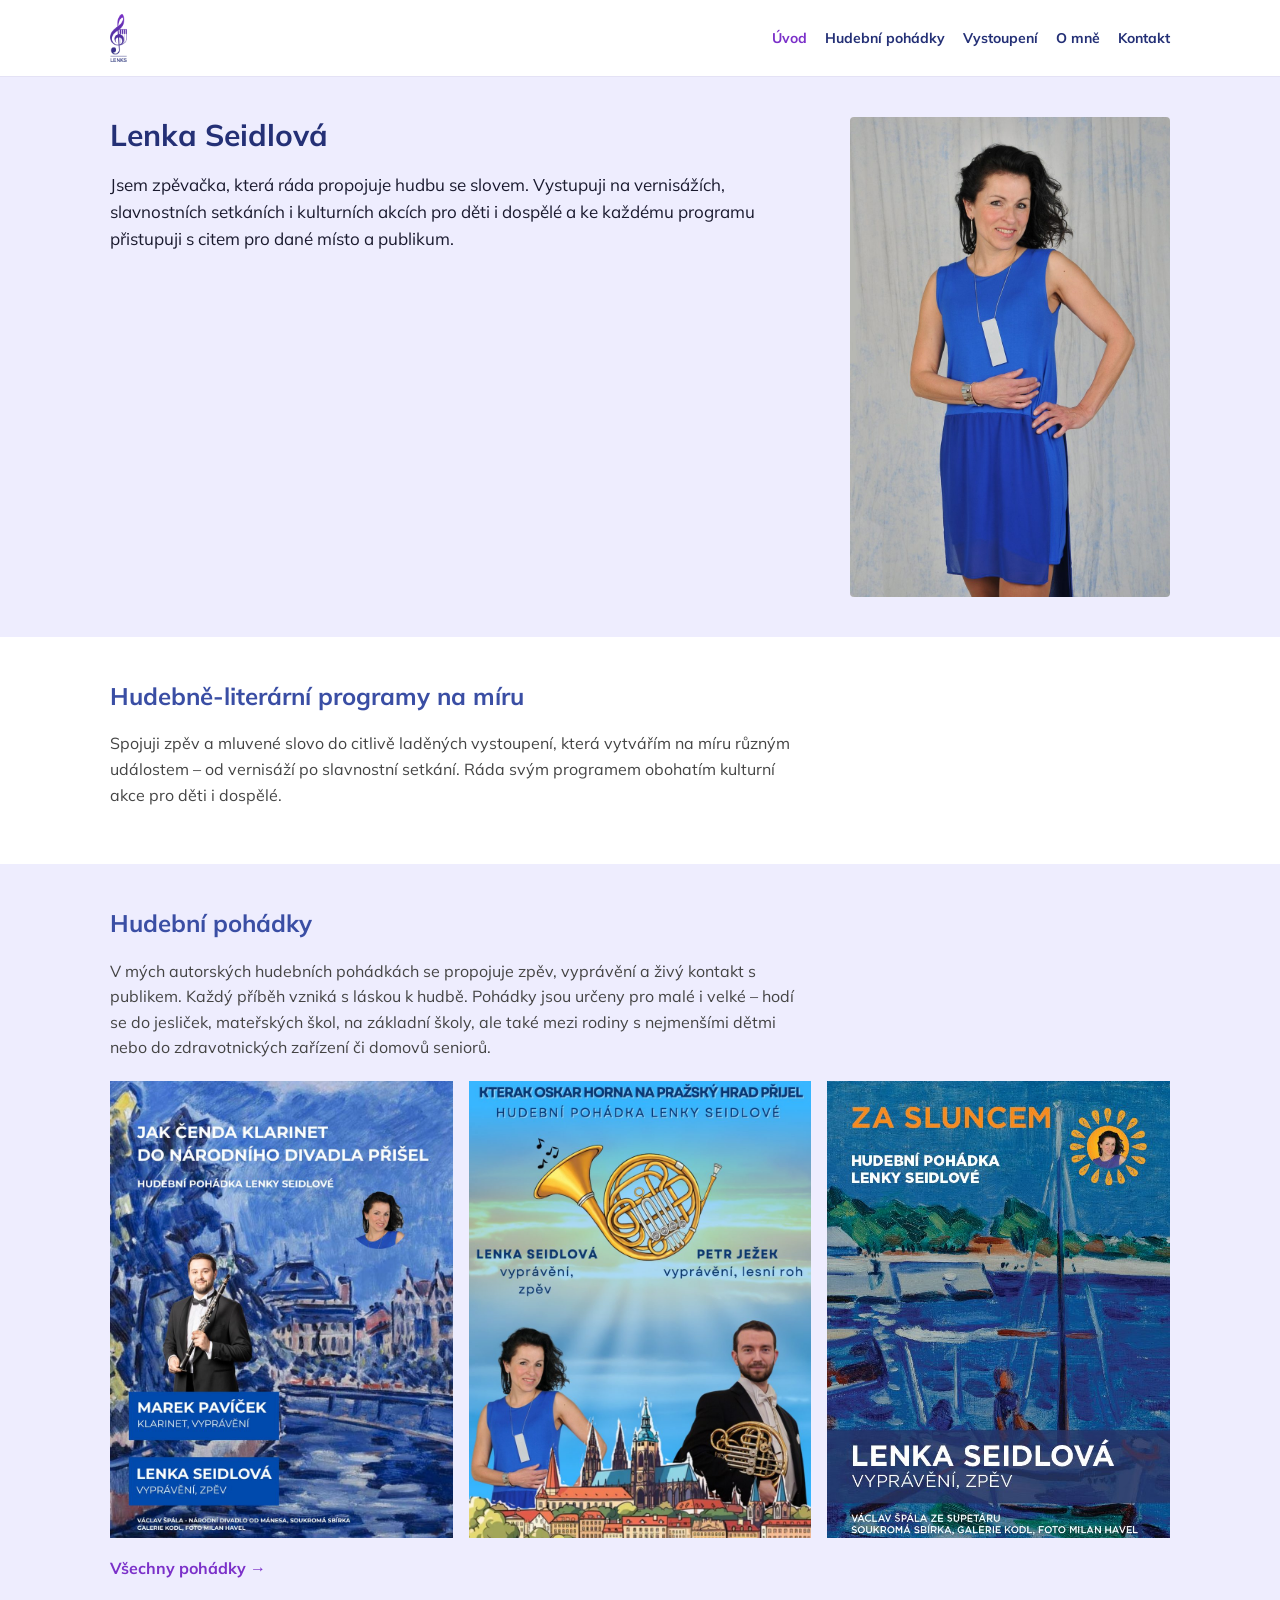
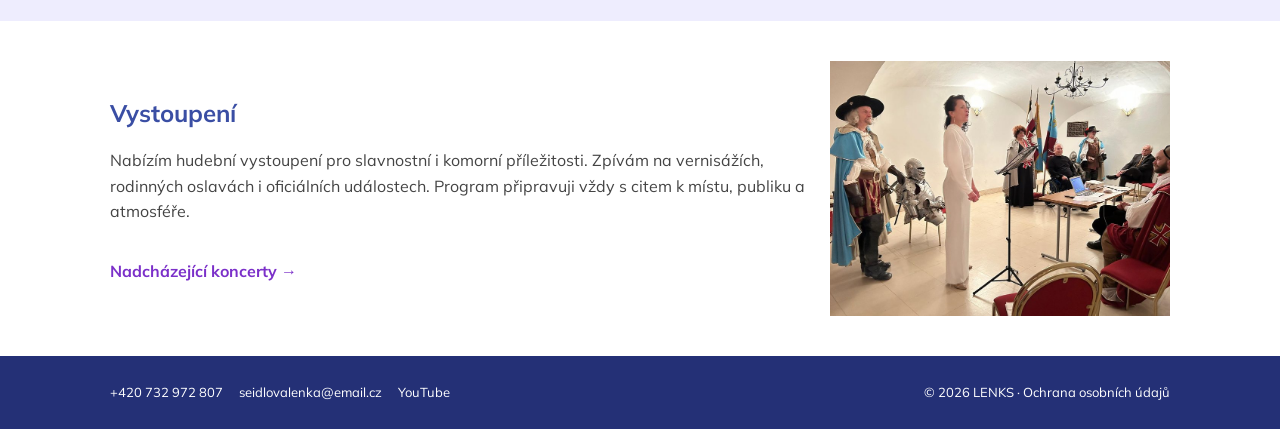
<file: index.html>
<!DOCTYPE html>
<html lang="cs">
<head>
<meta charset="UTF-8">
<meta name="viewport" content="width=device-width, initial-scale=1.0">
<title>LENKS – Lenka Seidlová | Hudební pohádky a vystoupení</title>
<meta name="description" content="Lenka Seidlová – zpěvačka a autorka hudebních pohádek pro děti i dospělé. Hudebně-literární programy na míru, vystoupení i hudební pohádky.">
<link rel="preconnect" href="https://fonts.googleapis.com">
<link rel="preconnect" href="https://fonts.gstatic.com" crossorigin>
<link href="https://fonts.googleapis.com/css2?family=Mulish:wght@400;700&display=swap" rel="stylesheet">
<link rel="stylesheet" href="css/style.css">
<!-- Potřeba kvůli odkazům z e-mailu (pozvánka/potvrzení) pro lenks.cz/admin -->
<script src="https://identity.netlify.com/v1/netlify-identity-widget.js"></script>
<script>
  if (window.netlifyIdentity) {
    window.netlifyIdentity.on("init", function (user) {
      if (!user) {
        window.netlifyIdentity.on("login", function () {
          document.location.href = "/admin/";
        });
      }
    });
  }
</script>
</head>
<body>

<header>
  <div class="header-vnitrek">
    <a href="index.html" class="logo-odkaz">
      <img src="images/logo.png" alt="LENKS – Lenka Seidlová">
    </a>
    <nav>
      <ul>
        <li><a href="index.html" class="aktivni">Úvod</a></li>
        <li><a href="hudebni-pohadky.html">Hudební pohádky</a></li>
        <li><a href="vystoupeni.html">Vystoupení</a></li>
        <li><a href="o-mne.html">O mně</a></li>
        <li><a href="kontakt.html">Kontakt</a></li>
      </ul>
    </nav>
  </div>
</header>

<main>

  <!-- HERO -->
  <section class="hero">
    <div class="hero-vnitrek">
      <div class="hero-text">
        <h1>Lenka Seidlová</h1>
        <p>Jsem zpěvačka, která ráda propojuje hudbu se slovem. Vystupuji na vernisážích, slavnostních setkáních i kulturních akcích pro děti i dospělé a ke každému programu přistupuji s citem pro dané místo a publikum.</p>
      </div>
      <div class="hero-foto">
        <img src="images/lenka-portret.jpg" alt="Lenka Seidlová">
      </div>
    </div>
  </section>

  <!-- HUDEBNĚ-LITERÁRNÍ PROGRAMY NA MÍRU -->
  <section class="blok">
    <div class="container">
      <h2>Hudebně-literární programy na míru</h2>
      <p>Spojuji zpěv a mluvené slovo do citlivě laděných vystoupení, která vytvářím na míru různým událostem – od vernisáží po slavnostní setkání. Ráda svým programem obohatím kulturní akce pro děti i dospělé.</p>
    </div>
  </section>

  <!-- HUDEBNÍ POHÁDKY -->
  <section class="blok sveltle">
    <div class="container">
      <h2>Hudební pohádky</h2>
      <p>V mých autorských hudebních pohádkách se propojuje zpěv, vyprávění a živý kontakt s publikem. Každý příběh vzniká s láskou k hudbě. Pohádky jsou určeny pro malé i velké – hodí se do jesliček, mateřských škol, na základní školy, ale také mezi rodiny s nejmenšími dětmi nebo do zdravotnických zařízení či domovů seniorů.</p>

      <div class="pohadky-mrizka" id="pohadky-mrizka">
        <p style="color:#777;">Načítám pohádky…</p>
      </div>

      <a href="hudebni-pohadky.html" class="odkaz-vice">Všechny pohádky →</a>
    </div>
  </section>

  <!-- VYSTOUPENÍ -->
  <section class="blok">
    <div class="container">
      <div class="vystoupeni-blok">
        <div class="vystoupeni-text">
          <h2>Vystoupení</h2>
          <p>Nabízím hudební vystoupení pro slavnostní i komorní příležitosti. Zpívám na vernisážích, rodinných oslavách i oficiálních událostech. Program připravuji vždy s citem k místu, publiku a atmosféře.</p>
          <a href="vystoupeni.html" class="odkaz-vice">Nadcházející koncerty →</a>
        </div>
        <div class="vystoupeni-foto">
          <img src="images/vystoupeni-foto.jpg" alt="Vystoupení Lenky Seidlové">
        </div>
      </div>
    </div>
  </section>

</main>

<footer>
  <div class="footer-vnitrek">
    <div class="footer-kontakt">
      <a href="tel:+420732972807">+420 732 972 807</a>
      <a href="mailto:seidlovalenka@email.cz">seidlovalenka@email.cz</a>
      <a href="https://www.youtube.com/@LenkaSeidlováA1theSigner" class="footer-youtube" target="_blank" rel="noopener">
        YouTube
      </a>
    </div>
    <span>© 2026 LENKS · <a href="ochrana-udaju.html" style="color:inherit;">Ochrana osobních údajů</a></span>
  </div>
</footer>

<script>
  // Vykreslí náhledy všech pohádek z data/pohadky.json.
  (function () {
    var mrizka = document.getElementById('pohadky-mrizka');

    fetch('data/pohadky.json')
      .then(function (r) { return r.json(); })
      .then(function (data) {
        var pohadky = data.pohadky || [];

        if (!pohadky.length) {
          mrizka.innerHTML = '';
          return;
        }

        mrizka.innerHTML = pohadky.map(function (p) {
          var obrazek = p.plakat ? '<img src="' + p.plakat + '" alt="' + p.nazev + '">' : '';
          return '<a href="pohadka.html?id=' + encodeURIComponent(p.id) + '" class="pohadka-karta">' + obrazek + '</a>';
        }).join('');
      })
      .catch(function () {
        mrizka.innerHTML = '';
      });
  })();
</script>

</body>
</html>
</file>
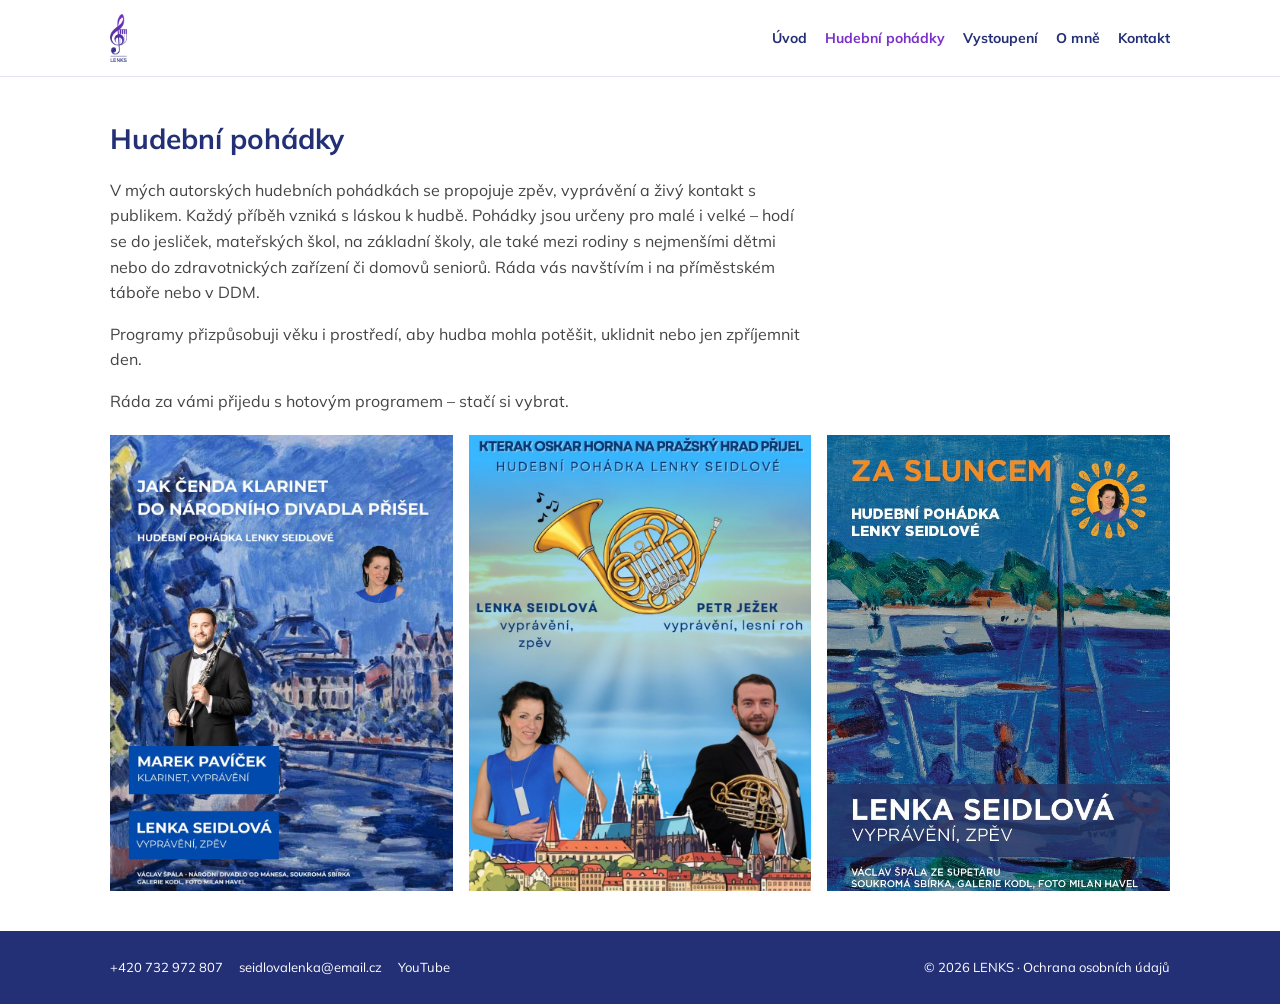
<file: hudebni-pohadky.html>
<!DOCTYPE html>
<html lang="cs">
<head>
<meta charset="UTF-8">
<meta name="viewport" content="width=device-width, initial-scale=1.0">
<title>Hudební pohádky – LENKS | Lenka Seidlová</title>
<meta name="description" content="Autorské hudební pohádky Lenky Seidlové pro děti – krátké příběhy, ve kterých děti poznávají hudební nástroje a klasickou hudbu.">
<link rel="preconnect" href="https://fonts.googleapis.com">
<link rel="preconnect" href="https://fonts.gstatic.com" crossorigin>
<link href="https://fonts.googleapis.com/css2?family=Mulish:wght@400;700&display=swap" rel="stylesheet">
<link rel="stylesheet" href="css/style.css">
</head>
<body>

<header>
  <div class="header-vnitrek">
    <a href="index.html" class="logo-odkaz">
      <img src="images/logo.png" alt="LENKS – Lenka Seidlová">
    </a>
    <nav>
      <ul>
        <li><a href="index.html">Úvod</a></li>
        <li><a href="hudebni-pohadky.html" class="aktivni">Hudební pohádky</a></li>
        <li><a href="vystoupeni.html">Vystoupení</a></li>
        <li><a href="o-mne.html">O mně</a></li>
        <li><a href="kontakt.html">Kontakt</a></li>
      </ul>
    </nav>
  </div>
</header>

<main>

  <section class="blok">
    <div class="container">
      <h1 style="font-size:28px; color:var(--barva-tmava); margin:0 0 16px;">Hudební pohádky</h1>
      <p>V mých autorských hudebních pohádkách se propojuje zpěv, vyprávění a živý kontakt s publikem. Každý příběh vzniká s láskou k hudbě. Pohádky jsou určeny pro malé i velké – hodí se do jesliček, mateřských škol, na základní školy, ale také mezi rodiny s nejmenšími dětmi nebo do zdravotnických zařízení či domovů seniorů. Ráda vás navštívím i na příměstském táboře nebo v DDM.</p>
      <p>Programy přizpůsobuji věku i prostředí, aby hudba mohla potěšit, uklidnit nebo jen zpříjemnit den.</p>
      <p>Ráda za vámi přijedu s hotovým programem – stačí si vybrat.</p>

      <div class="pohadky-mrizka" id="pohadky-mrizka">
        <p style="color:#777;">Načítám pohádky…</p>
      </div>
    </div>
  </section>

</main>

<footer>
  <div class="footer-vnitrek">
    <div class="footer-kontakt">
      <a href="tel:+420732972807">+420 732 972 807</a>
      <a href="mailto:seidlovalenka@email.cz">seidlovalenka@email.cz</a>
      <a href="https://www.youtube.com/@LenkaSeidlováA1theSigner" class="footer-youtube" target="_blank" rel="noopener">YouTube</a>
    </div>
    <span>© 2026 LENKS · <a href="ochrana-udaju.html" style="color:inherit;">Ochrana osobních údajů</a></span>
  </div>
</footer>

<script>
  // Vykreslí náhledy všech pohádek z data/pohadky.json.
  (function () {
    var mrizka = document.getElementById('pohadky-mrizka');

    fetch('data/pohadky.json')
      .then(function (r) { return r.json(); })
      .then(function (data) {
        var pohadky = data.pohadky || [];

        if (!pohadky.length) {
          mrizka.innerHTML = '<p style="color:#777;">Zatím tu nejsou žádné pohádky.</p>';
          return;
        }

        mrizka.innerHTML = pohadky.map(function (p) {
          var obrazek = p.plakat ? '<img src="' + p.plakat + '" alt="' + p.nazev + '">' : '';
          return '<a href="pohadka.html?id=' + encodeURIComponent(p.id) + '" class="pohadka-karta">' + obrazek + '</a>';
        }).join('');
      })
      .catch(function () {
        mrizka.innerHTML = '<p style="color:#777;">Pohádky se nepodařilo načíst.</p>';
      });
  })();
</script>

</body>
</html>
</file>
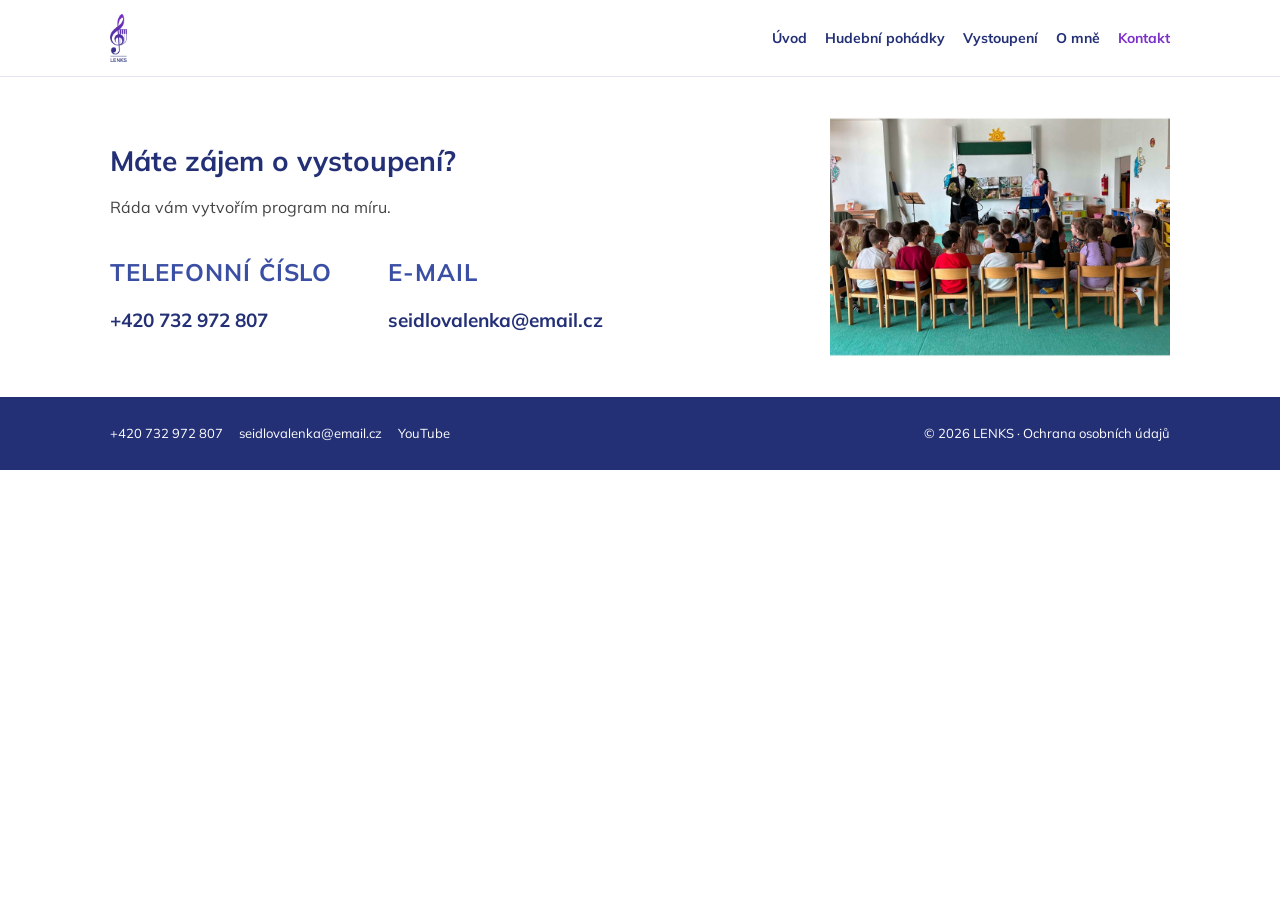
<file: kontakt.html>
<!DOCTYPE html>
<html lang="cs">
<head>
<meta charset="UTF-8">
<meta name="viewport" content="width=device-width, initial-scale=1.0">
<title>Kontakt – LENKS | Lenka Seidlová</title>
<meta name="description" content="Kontaktujte Lenku Seidlovou – hudební vystoupení a pohádky na míru. Telefon i e-mail najdete zde.">
<link rel="preconnect" href="https://fonts.googleapis.com">
<link rel="preconnect" href="https://fonts.gstatic.com" crossorigin>
<link href="https://fonts.googleapis.com/css2?family=Mulish:wght@400;700&display=swap" rel="stylesheet">
<link rel="stylesheet" href="css/style.css">
</head>
<body>

<header>
  <div class="header-vnitrek">
    <a href="index.html" class="logo-odkaz">
      <img src="images/logo.png" alt="LENKS – Lenka Seidlová">
    </a>
    <nav>
      <ul>
        <li><a href="index.html">Úvod</a></li>
        <li><a href="hudebni-pohadky.html">Hudební pohádky</a></li>
        <li><a href="vystoupeni.html">Vystoupení</a></li>
        <li><a href="o-mne.html">O mně</a></li>
        <li><a href="kontakt.html" class="aktivni">Kontakt</a></li>
      </ul>
    </nav>
  </div>
</header>

<main>

  <section class="blok">
    <div class="container">
      <div class="vystoupeni-blok">
        <div class="vystoupeni-text">
          <h1 style="font-size:28px; color:var(--barva-tmava); margin:0 0 12px;">Máte zájem o vystoupení?</h1>
          <p style="font-size:16px; color:var(--barva-text-svetlejsi); margin:0 0 10px;">Ráda vám vytvořím program na míru.</p>

          <div class="kontakt-udaje">
            <div class="kontakt-polozka">
              <h2>Telefonní číslo</h2>
              <a href="tel:+420732972807">+420 732 972 807</a>
            </div>
            <div class="kontakt-polozka">
              <h2>E-mail</h2>
              <a href="mailto:seidlovalenka@email.cz">seidlovalenka@email.cz</a>
            </div>
          </div>
        </div>

        <div class="vystoupeni-foto">
          <img src="images/kontakt-foto.jpg" alt="Lenka Seidlová při hudebním programu pro děti">
        </div>
      </div>
    </div>
  </section>

</main>

<footer>
  <div class="footer-vnitrek">
    <div class="footer-kontakt">
      <a href="tel:+420732972807">+420 732 972 807</a>
      <a href="mailto:seidlovalenka@email.cz">seidlovalenka@email.cz</a>
      <a href="https://www.youtube.com/@LenkaSeidlováA1theSigner" class="footer-youtube" target="_blank" rel="noopener">YouTube</a>
    </div>
    <span>© 2026 LENKS · <a href="ochrana-udaju.html" style="color:inherit;">Ochrana osobních údajů</a></span>
  </div>
</footer>

</body>
</html>
</file>
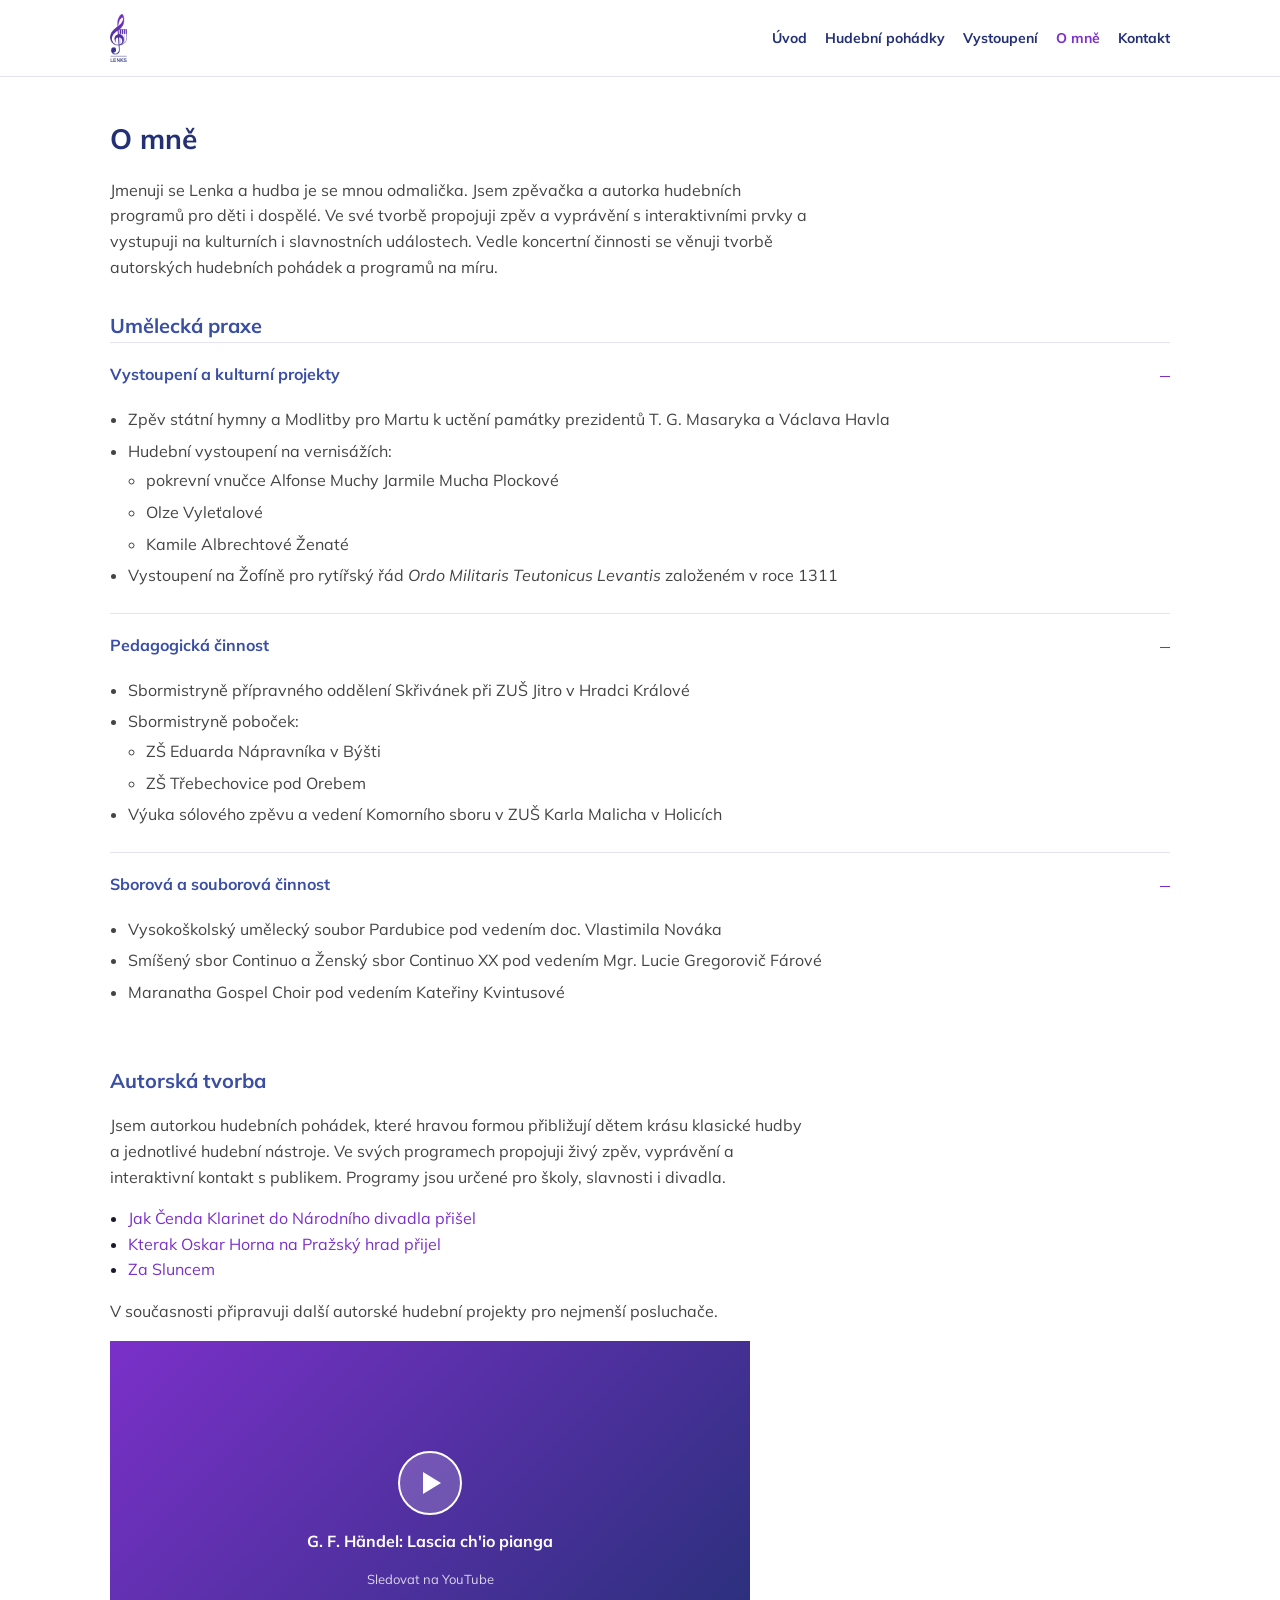
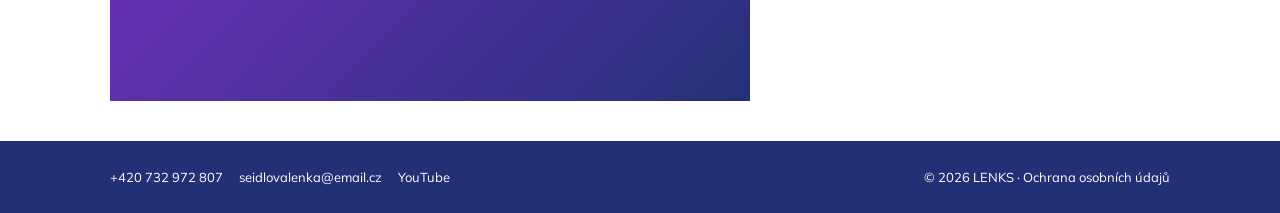
<file: o-mne.html>
<!DOCTYPE html>
<html lang="cs">
<head>
<meta charset="UTF-8">
<meta name="viewport" content="width=device-width, initial-scale=1.0">
<title>O mně – LENKS | Lenka Seidlová</title>
<meta name="description" content="Lenka Seidlová – zpěvačka a autorka hudebních pohádek. Umělecká praxe, pedagogická činnost a autorská tvorba.">
<link rel="preconnect" href="https://fonts.googleapis.com">
<link rel="preconnect" href="https://fonts.gstatic.com" crossorigin>
<link href="https://fonts.googleapis.com/css2?family=Mulish:wght@400;700&display=swap" rel="stylesheet">
<link rel="stylesheet" href="css/style.css">
</head>
<body>

<header>
  <div class="header-vnitrek">
    <a href="index.html" class="logo-odkaz">
      <img src="images/logo.png" alt="LENKS – Lenka Seidlová">
    </a>
    <nav>
      <ul>
        <li><a href="index.html">Úvod</a></li>
        <li><a href="hudebni-pohadky.html">Hudební pohádky</a></li>
        <li><a href="vystoupeni.html">Vystoupení</a></li>
        <li><a href="o-mne.html" class="aktivni">O mně</a></li>
        <li><a href="kontakt.html">Kontakt</a></li>
      </ul>
    </nav>
  </div>
</header>

<main>

  <section class="blok">
    <div class="container">
      <h1 style="font-size:28px; color:var(--barva-tmava); margin:0 0 16px;">O mně</h1>

      <p class="o-mne-uvod">Jmenuji se Lenka a hudba je se mnou odmalička. Jsem zpěvačka a autorka hudebních programů pro děti i dospělé. Ve své tvorbě propojuji zpěv a vyprávění s interaktivními prvky a vystupuji na kulturních i slavnostních událostech. Vedle koncertní činnosti se věnuji tvorbě autorských hudebních pohádek a programů na míru.</p>

      <h2 style="font-size:20px; color:var(--barva-stredni); margin:30px 0 0;">Umělecká praxe</h2>

      <details class="praxe-sekce">
        <summary>Vystoupení a kulturní projekty</summary>
        <div class="praxe-obsah">
          <ul>
            <li>Zpěv státní hymny a Modlitby pro Martu k uctění památky prezidentů T. G. Masaryka a Václava Havla</li>
            <li>Hudební vystoupení na vernisážích:
              <ul>
                <li>pokrevní vnučce Alfonse Muchy Jarmile Mucha Plockové</li>
                <li>Olze Vyleťalové</li>
                <li>Kamile Albrechtové Ženaté</li>
              </ul>
            </li>
            <li>Vystoupení na Žofíně pro rytířský řád <em>Ordo Militaris Teutonicus Levantis</em> založeném v roce 1311</li>
          </ul>
        </div>
      </details>

      <details class="praxe-sekce">
        <summary>Pedagogická činnost</summary>
        <div class="praxe-obsah">
          <ul>
            <li>Sbormistryně přípravného oddělení Skřivánek při ZUŠ Jitro v Hradci Králové</li>
            <li>Sbormistryně poboček:
              <ul>
                <li>ZŠ Eduarda Nápravníka v Býšti</li>
                <li>ZŠ Třebechovice pod Orebem</li>
              </ul>
            </li>
            <li>Výuka sólového zpěvu a vedení Komorního sboru v ZUŠ Karla Malicha v Holicích</li>
          </ul>
        </div>
      </details>

      <details class="praxe-sekce">
        <summary>Sborová a souborová činnost</summary>
        <div class="praxe-obsah">
          <ul>
            <li>Vysokoškolský umělecký soubor Pardubice pod vedením doc. Vlastimila Nováka</li>
            <li>Smíšený sbor Continuo a Ženský sbor Continuo XX pod vedením Mgr. Lucie Gregorovič Fárové</li>
            <li>Maranatha Gospel Choir pod vedením Kateřiny Kvintusové</li>
          </ul>
        </div>
      </details>

      <div class="autorska-tvorba" style="margin-top:36px;">
        <h2 style="font-size:20px; color:var(--barva-stredni); margin:0 0 10px;">Autorská tvorba</h2>
        <p>Jsem autorkou hudebních pohádek, které hravou formou přibližují dětem krásu klasické hudby a jednotlivé hudební nástroje. Ve svých programech propojuji živý zpěv, vyprávění a interaktivní kontakt s publikem. Programy jsou určené pro školy, slavnosti i divadla.</p>
        <ul>
          <li><a href="pohadky/cenda.html">Jak Čenda Klarinet do Národního divadla přišel</a></li>
          <li><a href="pohadky/oskar.html">Kterak Oskar Horna na Pražský hrad přijel</a></li>
          <li><a href="pohadky/za-sluncem.html">Za Sluncem</a></li>
        </ul>
        <p>V současnosti připravuji další autorské hudební projekty pro nejmenší posluchače.</p>

        <div class="video-video">
          <a class="video-ramecek" href="https://youtu.be/I7FwdbMCML0" target="_blank" rel="noopener" aria-label="Přehrát video na YouTube: G. F. Händel – Lascia ch'io pianga">
            <span class="video-obsah">
              <span class="video-prehrat"></span>
              <span class="video-nazev">G. F. Händel: Lascia ch'io pianga</span>
              <span class="video-platforma">Sledovat na YouTube</span>
            </span>
          </a>
        </div>
      </div>

    </div>
  </section>

</main>

<footer>
  <div class="footer-vnitrek">
    <div class="footer-kontakt">
      <a href="tel:+420732972807">+420 732 972 807</a>
      <a href="mailto:seidlovalenka@email.cz">seidlovalenka@email.cz</a>
      <a href="https://www.youtube.com/@LenkaSeidlováA1theSigner" class="footer-youtube" target="_blank" rel="noopener">YouTube</a>
    </div>
    <span>© 2026 LENKS · <a href="ochrana-udaju.html" style="color:inherit;">Ochrana osobních údajů</a></span>
  </div>
</footer>

<script>
  // Na desktopu jsou sekce umělecké praxe rovnou rozbalené,
  // na mobilu sbalené (jako harmonika). Přepne se jen při
  // přechodu přes hranici 700px, aby to nepřebilo ruční rozkliknutí.
  (function () {
    var sekce = document.querySelectorAll('.praxe-sekce');
    var jeDesktop = null;

    function nastavStav() {
      var ted = window.innerWidth >= 700;
      if (ted === jeDesktop) return;
      jeDesktop = ted;
      sekce.forEach(function (s) {
        s.open = jeDesktop;
      });
    }

    nastavStav();
    window.addEventListener('resize', nastavStav);
  })();
</script>

</body>
</html>
</file>
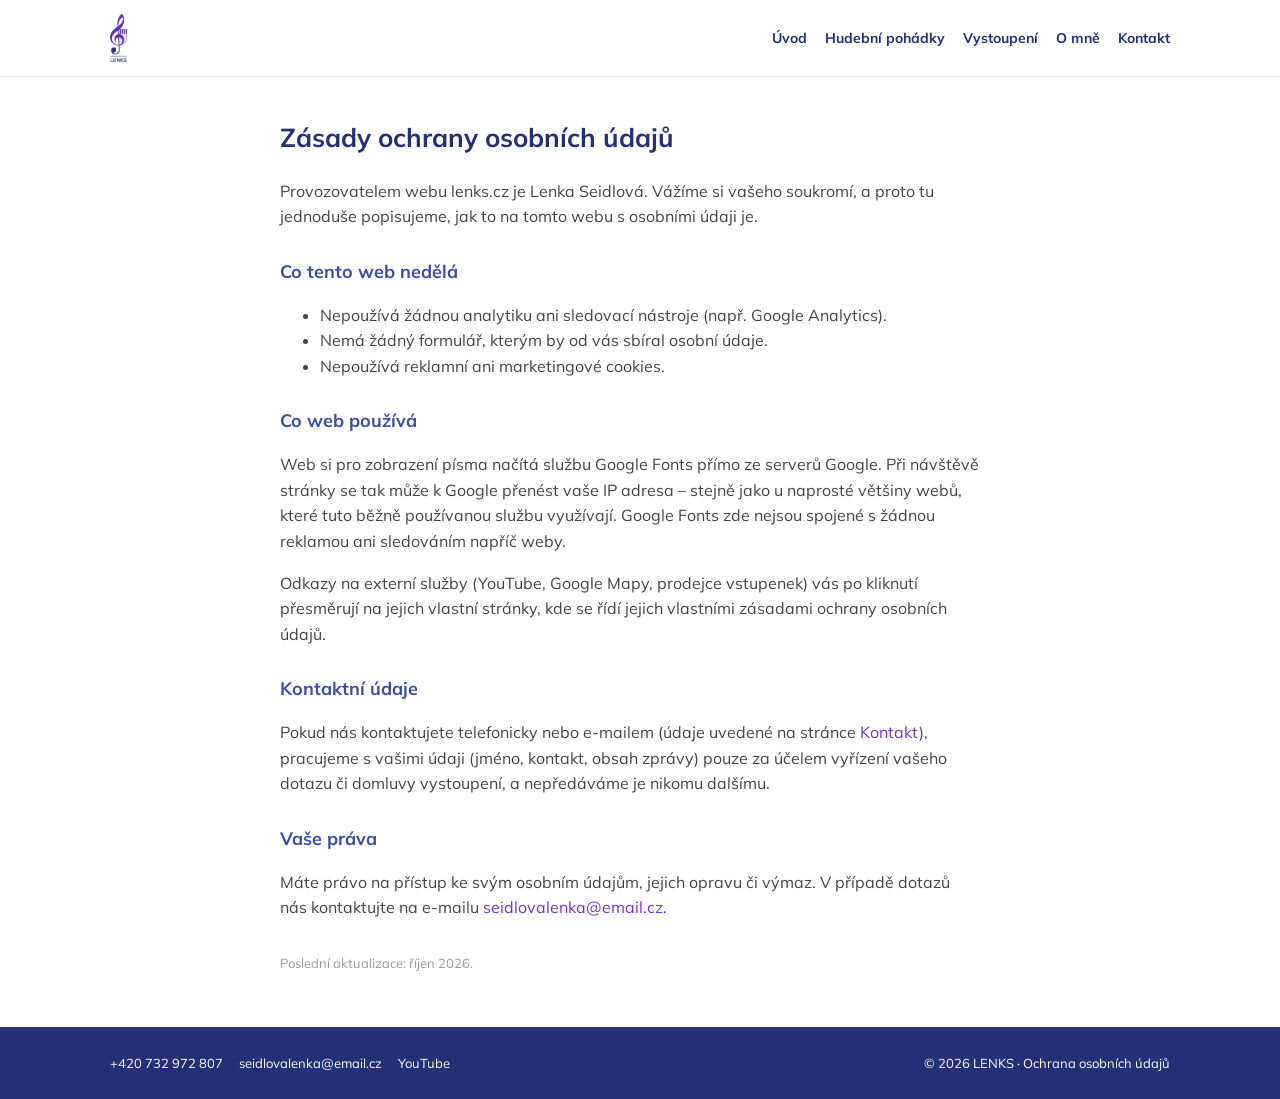
<file: ochrana-udaju.html>
<!DOCTYPE html>
<html lang="cs">
<head>
<meta charset="UTF-8">
<meta name="viewport" content="width=device-width, initial-scale=1.0">
<title>Zásady ochrany osobních údajů – LENKS</title>
<meta name="description" content="Zásady ochrany osobních údajů webu lenks.cz.">
<link rel="preconnect" href="https://fonts.googleapis.com">
<link rel="preconnect" href="https://fonts.gstatic.com" crossorigin>
<link href="https://fonts.googleapis.com/css2?family=Mulish:wght@400;700&display=swap" rel="stylesheet">
<link rel="stylesheet" href="css/style.css">
</head>
<body>

<header>
  <div class="header-vnitrek">
    <a href="index.html" class="logo-odkaz">
      <img src="images/logo.png" alt="LENKS – Lenka Seidlová">
    </a>
    <nav>
      <ul>
        <li><a href="index.html">Úvod</a></li>
        <li><a href="hudebni-pohadky.html">Hudební pohádky</a></li>
        <li><a href="vystoupeni.html">Vystoupení</a></li>
        <li><a href="o-mne.html">O mně</a></li>
        <li><a href="kontakt.html">Kontakt</a></li>
      </ul>
    </nav>
  </div>
</header>

<main>
  <section class="blok">
    <div class="container" style="max-width: 760px;">
      <h1 style="font-size:26px; color:var(--barva-tmava); margin:0 0 20px;">Zásady ochrany osobních údajů</h1>

      <p>Provozovatelem webu lenks.cz je Lenka Seidlová. Vážíme si vašeho soukromí, a proto tu jednoduše popisujeme, jak to na tomto webu s osobními údaji je.</p>

      <h2 style="font-size:18px; color:var(--barva-stredni); margin:28px 0 8px;">Co tento web nedělá</h2>
      <ul style="color:var(--barva-text-svetlejsi);">
        <li>Nepoužívá žádnou analytiku ani sledovací nástroje (např. Google Analytics).</li>
        <li>Nemá žádný formulář, kterým by od vás sbíral osobní údaje.</li>
        <li>Nepoužívá reklamní ani marketingové cookies.</li>
      </ul>

      <h2 style="font-size:18px; color:var(--barva-stredni); margin:28px 0 8px;">Co web používá</h2>
      <p style="color:var(--barva-text-svetlejsi);">Web si pro zobrazení písma načítá službu Google Fonts přímo ze serverů Google. Při návštěvě stránky se tak může k Google přenést vaše IP adresa – stejně jako u naprosté většiny webů, které tuto běžně používanou službu využívají. Google Fonts zde nejsou spojené s žádnou reklamou ani sledováním napříč weby.</p>
      <p style="color:var(--barva-text-svetlejsi);">Odkazy na externí služby (YouTube, Google Mapy, prodejce vstupenek) vás po kliknutí přesměrují na jejich vlastní stránky, kde se řídí jejich vlastními zásadami ochrany osobních údajů.</p>

      <h2 style="font-size:18px; color:var(--barva-stredni); margin:28px 0 8px;">Kontaktní údaje</h2>
      <p style="color:var(--barva-text-svetlejsi);">Pokud nás kontaktujete telefonicky nebo e-mailem (údaje uvedené na stránce <a href="kontakt.html">Kontakt</a>), pracujeme s vašimi údaji (jméno, kontakt, obsah zprávy) pouze za účelem vyřízení vašeho dotazu či domluvy vystoupení, a nepředáváme je nikomu dalšímu.</p>

      <h2 style="font-size:18px; color:var(--barva-stredni); margin:28px 0 8px;">Vaše práva</h2>
      <p style="color:var(--barva-text-svetlejsi);">Máte právo na přístup ke svým osobním údajům, jejich opravu či výmaz. V případě dotazů nás kontaktujte na e-mailu <a href="mailto:seidlovalenka@email.cz">seidlovalenka@email.cz</a>.</p>

      <p style="color:#999; font-size: 13px; margin-top: 32px;">Poslední aktualizace: říjen 2026.</p>
    </div>
  </section>
</main>

<footer>
  <div class="footer-vnitrek">
    <div class="footer-kontakt">
      <a href="tel:+420732972807">+420 732 972 807</a>
      <a href="mailto:seidlovalenka@email.cz">seidlovalenka@email.cz</a>
      <a href="https://www.youtube.com/@LenkaSeidlováA1theSigner" class="footer-youtube" target="_blank" rel="noopener">YouTube</a>
    </div>
    <span>© 2026 LENKS · <a href="ochrana-udaju.html" style="color:inherit;">Ochrana osobních údajů</a></span>
  </div>
</footer>

</body>
</html>
</file>
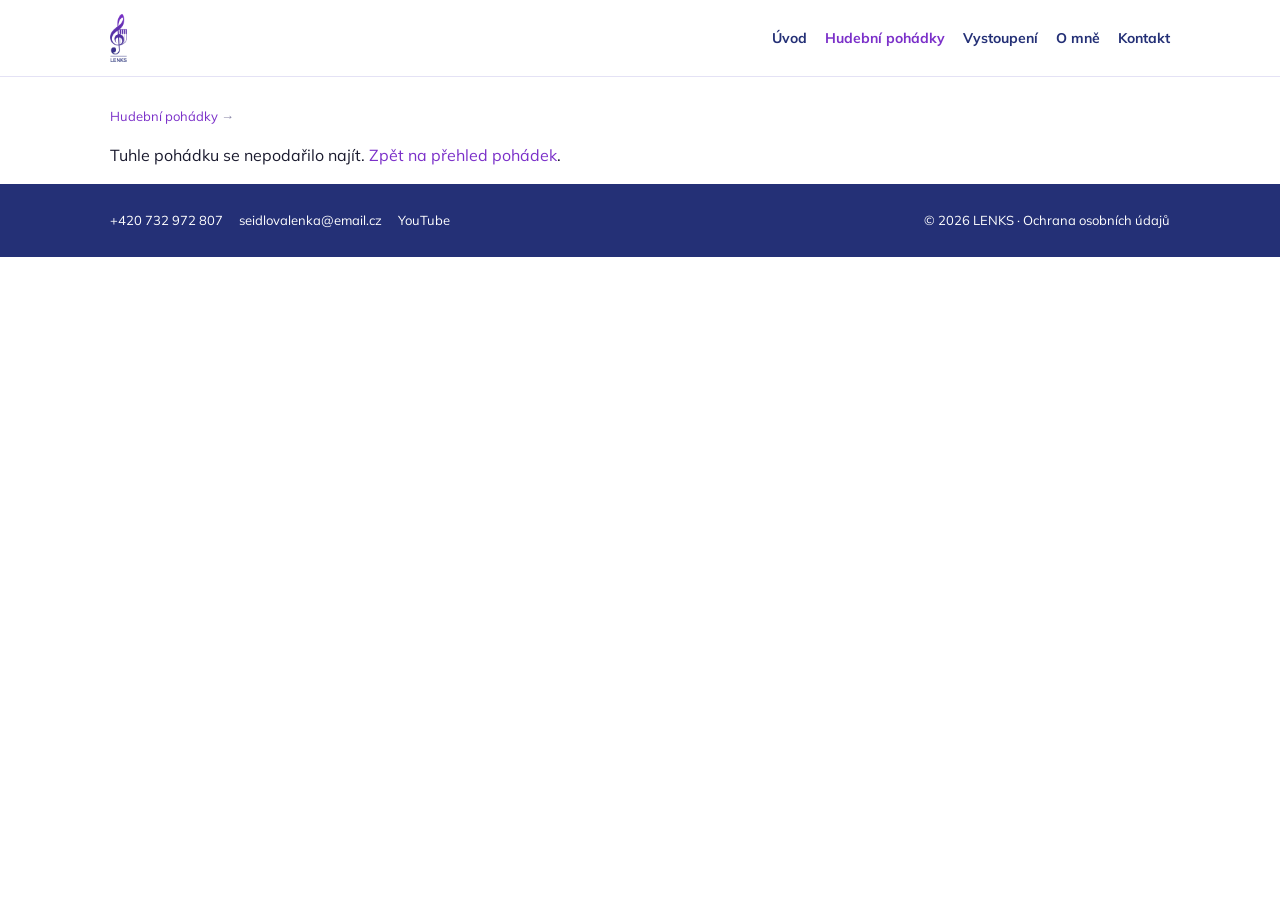
<file: pohadka.html>
<!DOCTYPE html>
<html lang="cs">
<head>
<meta charset="UTF-8">
<meta name="viewport" content="width=device-width, initial-scale=1.0">
<title id="titulek-stranky">Hudební pohádka – LENKS | Lenka Seidlová</title>
<meta id="popis-stranky" name="description" content="Hudební pohádka Lenky Seidlové.">
<link rel="preconnect" href="https://fonts.googleapis.com">
<link rel="preconnect" href="https://fonts.gstatic.com" crossorigin>
<link href="https://fonts.googleapis.com/css2?family=Mulish:wght@400;700&display=swap" rel="stylesheet">
<link rel="stylesheet" href="css/style.css">
</head>
<body>

<header>
  <div class="header-vnitrek">
    <a href="index.html" class="logo-odkaz">
      <img src="images/logo.png" alt="LENKS – Lenka Seidlová">
    </a>
    <nav>
      <ul>
        <li><a href="index.html">Úvod</a></li>
        <li><a href="hudebni-pohadky.html" class="aktivni">Hudební pohádky</a></li>
        <li><a href="vystoupeni.html">Vystoupení</a></li>
        <li><a href="o-mne.html">O mně</a></li>
        <li><a href="kontakt.html">Kontakt</a></li>
      </ul>
    </nav>
  </div>
</header>

<main>
  <div class="container">
    <p class="drobecek"><a href="hudebni-pohadky.html">Hudební pohádky</a> → <span id="drobecek-nazev"></span></p>

    <div id="obsah-pohadky">
      <p style="padding:30px 0; color:#777;">Načítám…</p>
    </div>
  </div>
</main>

<footer>
  <div class="footer-vnitrek">
    <div class="footer-kontakt">
      <a href="tel:+420732972807">+420 732 972 807</a>
      <a href="mailto:seidlovalenka@email.cz">seidlovalenka@email.cz</a>
      <a href="https://www.youtube.com/@LenkaSeidlováA1theSigner" class="footer-youtube" target="_blank" rel="noopener">YouTube</a>
    </div>
    <span>© 2026 LENKS · <a href="ochrana-udaju.html" style="color:inherit;">Ochrana osobních údajů</a></span>
  </div>
</footer>

<script>
  // Načte pohádku podle id v adrese (?id=cenda) z data/pohadky.json a vykreslí detail.
  (function () {
    function escapovat(text) {
      var d = document.createElement('div');
      d.textContent = text == null ? '' : text;
      return d.innerHTML;
    }

    var parametry = new URLSearchParams(window.location.search);
    var id = parametry.get('id');
    var obsah = document.getElementById('obsah-pohadky');

    if (!id) {
      obsah.innerHTML = '<p>Tuhle pohádku se nepodařilo najít. <a href="hudebni-pohadky.html">Zpět na přehled pohádek</a>.</p>';
    } else {
      fetch('data/pohadky.json')
        .then(function (r) { return r.json(); })
        .then(function (data) {
          var pohadka = (data.pohadky || []).find(function (p) { return p.id === id; });

          if (!pohadka) {
            obsah.innerHTML = '<p>Tuhle pohádku se nepodařilo najít. <a href="hudebni-pohadky.html">Zpět na přehled pohádek</a>.</p>';
            return;
          }

          document.title = pohadka.nazev + ' – LENKS';
          document.getElementById('popis-stranky').setAttribute('content', 'Hudební pohádka Lenky Seidlové: ' + pohadka.nazev + '.');
          document.getElementById('drobecek-nazev').textContent = pohadka.nazev;

          var ucinkujiciHtml = (pohadka.ucinkujici || []).map(function (u) {
            return '<li>' + escapovat(u.jmeno) + (u.role ? ': ' + escapovat(u.role) : '') + '</li>';
          }).join('');

          var delkaHtml = pohadka.delka_vek
            ? '<p class="pohadka-info-extra">' + escapovat(pohadka.delka_vek) + '</p>'
            : '';

          var plakatHtml = pohadka.plakat
            ? '<div class="pohadka-detail-plakat"><img src="' + escapovat(pohadka.plakat) + '" alt="' + escapovat(pohadka.nazev) + '"></div>'
            : '';

          obsah.innerHTML =
            '<div class="pohadka-detail">' +
              plakatHtml +
              '<div class="pohadka-detail-obsah">' +
                '<h1>' + escapovat(pohadka.nazev) + '</h1>' +
                '<p>' + escapovat(pohadka.popis) + '</p>' +
                (ucinkujiciHtml ? '<div class="pohadka-ucinkujici"><h2>Účinkující</h2><ul>' + ucinkujiciHtml + '</ul></div>' : '') +
                delkaHtml +
                '<a href="kontakt.html" class="tlacitko-zajem">Mám zájem o tuto pohádku</a>' +
              '</div>' +
            '</div>';
        })
        .catch(function () {
          obsah.innerHTML = '<p>Pohádku se nepodařilo načíst. Zkuste to prosím později.</p>';
        });
    }
  })();
</script>

</body>
</html>
</file>
<file: css/style.css>
/* LENKS – základní styl webu
   Mobile-first: základní pravidla platí pro mobil,
   větší obrazovky se řeší přes @media (min-width: ...) */

:root {
  --barva-tmava: #243076;
  --barva-stredni: #3A4EA4;
  --barva-fialova: #7B30C9;
  --barva-svetle-pozadi: #EEEDFE;
  --barva-text: #1a1a2e;
  --barva-text-svetlejsi: #444;
  --max-sirka: 1100px;
}

* {
  box-sizing: border-box;
}

body {
  margin: 0;
  font-family: 'Mulish', -apple-system, sans-serif;
  color: var(--barva-text);
  background: #fff;
  line-height: 1.6;
}

img {
  max-width: 100%;
  display: block;
}

a {
  color: var(--barva-fialova);
  text-decoration: none;
}

a:hover {
  text-decoration: underline;
}

.container {
  max-width: var(--max-sirka);
  margin: 0 auto;
  padding: 0 20px;
}

/* ===== Hlavička ===== */

header {
  background: #fff;
  border-bottom: 1px solid #e4e2f5;
}

.header-vnitrek {
  max-width: var(--max-sirka);
  margin: 0 auto;
  padding: 14px 20px;
  display: flex;
  justify-content: space-between;
  align-items: center;
}

.logo-odkaz img {
  height: 48px;
}

nav ul {
  list-style: none;
  margin: 0;
  padding: 0;
  display: flex;
  gap: 18px;
  flex-wrap: wrap;
}

nav a {
  color: var(--barva-tmava);
  font-weight: 700;
  font-size: 14px;
}

nav a.aktivni {
  color: var(--barva-fialova);
}

/* Na mobilu menu zalomíme pod logo */
.header-vnitrek {
  flex-direction: column;
  align-items: flex-start;
  gap: 10px;
}

@media (min-width: 700px) {
  .header-vnitrek {
    flex-direction: row;
    align-items: center;
  }
}

/* ===== Hero sekce ===== */

.hero {
  background: var(--barva-svetle-pozadi);
  padding: 40px 0;
}

.hero-vnitrek {
  max-width: var(--max-sirka);
  margin: 0 auto;
  padding: 0 20px;
  display: flex;
  flex-direction: column-reverse;
  gap: 28px;
  align-items: center;
}

.hero-text {
  flex: 1.1;
}

.hero-text h1 {
  font-size: 30px;
  color: var(--barva-tmava);
  margin: 0 0 16px;
  line-height: 1.25;
}

.hero-text p {
  font-size: 17px;
  color: var(--barva-text);
  margin: 0;
}

.hero-foto {
  flex: 0.9;
  max-width: 320px;
}

.hero-foto img {
  width: 100%;
  border-radius: 4px;
}

@media (min-width: 700px) {
  .hero-vnitrek {
    flex-direction: row;
    align-items: flex-start;
  }
}

/* ===== Obecné sekce ===== */

section.blok {
  padding: 40px 0;
}

section.blok.sveltle {
  background: var(--barva-svetle-pozadi);
}

section.blok h2 {
  font-size: 24px;
  color: var(--barva-stredni);
  margin: 0 0 14px;
}

section.blok p {
  font-size: 16px;
  color: var(--barva-text-svetlejsi);
  max-width: 700px;
}

/* ===== Hudební pohádky – náhledy ===== */

.pohadky-mrizka {
  display: grid;
  grid-template-columns: 1fr;
  gap: 16px;
  margin-top: 20px;
}

@media (min-width: 640px) {
  .pohadky-mrizka {
    grid-template-columns: repeat(3, 1fr);
  }
}

.pohadka-karta {
  position: relative;
  display: block;
  aspect-ratio: 3 / 4;
  overflow: hidden;
  background: var(--barva-tmava);
}

.pohadka-karta img {
  width: 100%;
  height: 100%;
  object-fit: cover;
  transition: transform 0.25s ease;
}

.pohadka-karta:hover img {
  transform: scale(1.04);
}

.pohadka-karta .pohadka-nazev {
  position: absolute;
  left: 0;
  right: 0;
  bottom: 0;
  padding: 14px;
  background: linear-gradient(to top, rgba(0, 0, 0, 0.65), transparent);
  color: #fff;
  font-weight: 700;
  font-size: 15px;
  text-decoration: none;
}

.odkaz-vice {
  display: inline-block;
  margin-top: 18px;
  font-weight: 700;
  color: var(--barva-fialova);
}

/* ===== Vystoupení (náhled na úvodní stránce) ===== */

.vystoupeni-blok {
  display: flex;
  flex-direction: column;
  gap: 20px;
  align-items: center;
}

.vystoupeni-text {
  flex: 1;
}

.vystoupeni-foto {
  flex: 0.8;
  max-width: 340px;
}

@media (min-width: 700px) {
  .vystoupeni-blok {
    flex-direction: row;
  }
}

/* ===== Patička ===== */

footer {
  background: var(--barva-tmava);
  color: #fff;
  padding: 26px 0;
}

.footer-vnitrek {
  max-width: var(--max-sirka);
  margin: 0 auto;
  padding: 0 20px;
  display: flex;
  flex-direction: column;
  gap: 10px;
  font-size: 13px;
}

@media (min-width: 700px) {
  .footer-vnitrek {
    flex-direction: row;
    justify-content: space-between;
    align-items: center;
  }
}

.footer-kontakt {
  display: flex;
  flex-wrap: wrap;
  gap: 16px;
  align-items: center;
}

.footer-kontakt a {
  color: #fff;
}

.footer-youtube {
  display: inline-flex;
  align-items: center;
  gap: 6px;
}

/* ===== Drobeček (breadcrumb) ===== */

.drobecek {
  font-size: 13px;
  color: #8a87a8;
  padding: 16px 0 0;
}

/* ===== Detail pohádky ===== */

.pohadka-detail {
  display: flex;
  flex-direction: column;
  gap: 24px;
  padding: 24px 0 10px;
}

.pohadka-detail-plakat {
  max-width: 320px;
}

.pohadka-detail-plakat img {
  width: 100%;
}

.pohadka-detail-obsah h1 {
  font-size: 26px;
  color: var(--barva-tmava);
  margin: 0 0 12px;
}

.pohadka-detail-obsah p {
  font-size: 16px;
  color: var(--barva-text-svetlejsi);
  margin: 0 0 16px;
}

.pohadka-ucinkujici h2 {
  font-size: 17px;
  color: var(--barva-stredni);
  margin: 24px 0 8px;
}

.pohadka-ucinkujici ul {
  list-style: none;
  margin: 0;
  padding: 0;
}

.pohadka-ucinkujici li {
  font-size: 15px;
  padding: 4px 0;
}

.pohadka-info-extra {
  font-size: 14px;
  color: #777;
  margin-top: 10px;
}

@media (min-width: 700px) {
  .pohadka-detail {
    flex-direction: row;
  }
  .pohadka-detail-plakat {
    flex: 0 0 300px;
  }
  .pohadka-detail-obsah {
    flex: 1;
  }
}

.tlacitko-zajem {
  display: inline-block;
  margin-top: 16px;
  background: var(--barva-fialova);
  color: #fff;
  font-weight: 700;
  padding: 12px 22px;
  border-radius: 4px;
  text-decoration: none;
}

.tlacitko-zajem:hover {
  background: var(--barva-tmava);
  text-decoration: none;
}

/* ===== Koncerty (Vystoupení) ===== */

.koncerty-seznam {
  display: flex;
  flex-direction: column;
  gap: 14px;
  margin-top: 24px;
}

.koncert-karta {
  display: flex;
  gap: 14px;
  border: 1px solid #e4e2f5;
  padding: 14px;
}

.koncert-plakat {
  flex: 0 0 90px;
  border: none;
  background: none;
  padding: 0;
  margin: 0;
  cursor: zoom-in;
  display: block;
}

.koncert-plakat img {
  width: 100%;
  display: block;
}

.lightbox {
  display: none;
  position: fixed;
  inset: 0;
  background: rgba(20, 16, 40, 0.88);
  z-index: 1000;
  align-items: center;
  justify-content: center;
  padding: 24px;
  cursor: zoom-out;
}

.lightbox.otevreny {
  display: flex;
}

.lightbox img {
  max-width: 100%;
  max-height: 100%;
  border-radius: 4px;
  display: block;
}

.koncert-info {
  flex: 1;
  display: flex;
  flex-direction: column;
  gap: 4px;
  justify-content: center;
}

.koncert-nazev {
  font-size: 16px;
  font-weight: 700;
  color: var(--barva-tmava);
}

.koncert-nazev a {
  color: inherit;
}

.koncert-udaj {
  font-size: 14px;
  color: #555;
  display: flex;
  align-items: center;
  gap: 6px;
}

.koncert-udaj a {
  color: #555;
}

.zadne-koncerty {
  font-size: 15px;
  color: #777;
  margin-top: 16px;
}

.koncerty-seznam--probehle {
  opacity: 0.6;
}

.koncerty-seznam--probehle .koncert-karta {
  border-style: dashed;
}

/* ===== O mně ===== */

.o-mne-uvod {
  max-width: 700px;
  margin-bottom: 10px;
}

.praxe-sekce {
  border-top: 1px solid #e4e2f5;
}

.praxe-sekce summary {
  cursor: pointer;
  list-style: none;
  padding: 16px 0;
  font-size: 16px;
  font-weight: 700;
  color: var(--barva-stredni);
  display: flex;
  justify-content: space-between;
  align-items: center;
}

.praxe-sekce summary::-webkit-details-marker {
  display: none;
}

.praxe-sekce summary::after {
  content: "+";
  font-size: 20px;
  font-weight: 400;
  color: var(--barva-fialova);
}

.praxe-sekce[open] summary::after {
  content: "–";
}

.praxe-sekce .praxe-obsah {
  padding: 0 0 18px;
}

.praxe-sekce ul {
  margin: 0;
  padding-left: 18px;
  color: var(--barva-text-svetlejsi);
}

.praxe-sekce ul ul {
  margin-top: 4px;
}

.praxe-sekce li {
  margin-bottom: 6px;
}

.autorska-tvorba ul {
  padding-left: 18px;
}

.video-video {
  max-width: 640px;
  margin: 8px 0 0;
}

.video-ramecek {
  position: relative;
  width: 100%;
  padding-bottom: 56.25%;
  background: linear-gradient(135deg, var(--barva-fialova), var(--barva-tmava));
  display: block;
  overflow: hidden;
  text-decoration: none;
}

.video-ramecek:hover {
  text-decoration: none;
}

.video-obsah {
  position: absolute;
  inset: 0;
  display: flex;
  flex-direction: column;
  align-items: center;
  justify-content: center;
  gap: 14px;
  padding: 16px;
  text-align: center;
}

.video-prehrat {
  width: 64px;
  height: 64px;
  border-radius: 50%;
  background: rgba(255, 255, 255, 0.18);
  border: 2px solid #fff;
  display: flex;
  align-items: center;
  justify-content: center;
  flex-shrink: 0;
  transition: background 0.2s ease;
}

.video-ramecek:hover .video-prehrat {
  background: rgba(255, 255, 255, 0.32);
}

.video-prehrat::after {
  content: "";
  border-style: solid;
  border-width: 11px 0 11px 18px;
  border-color: transparent transparent transparent #fff;
  margin-left: 4px;
}

.video-nazev {
  color: #fff;
  font-weight: 700;
  font-size: 16px;
  margin: 0;
}

.video-platforma {
  color: rgba(255, 255, 255, 0.8);
  font-size: 13px;
  margin: 0;
}

/* ===== Kontakt ===== */

.kontakt-udaje {
  display: flex;
  flex-direction: column;
  gap: 28px;
  margin-top: 32px;
}

@media (min-width: 700px) {
  .kontakt-udaje {
    flex-direction: row;
    gap: 56px;
  }
}

.kontakt-polozka h2 {
  font-size: 13px;
  color: var(--barva-stredni);
  text-transform: uppercase;
  letter-spacing: 0.04em;
  margin: 0 0 6px;
}

.kontakt-polozka a {
  font-size: 19px;
  font-weight: 700;
  color: var(--barva-tmava);
}

.video-titulek {
  font-size: 13px;
  color: #777;
  margin: 8px 0 0;
}
</file>
